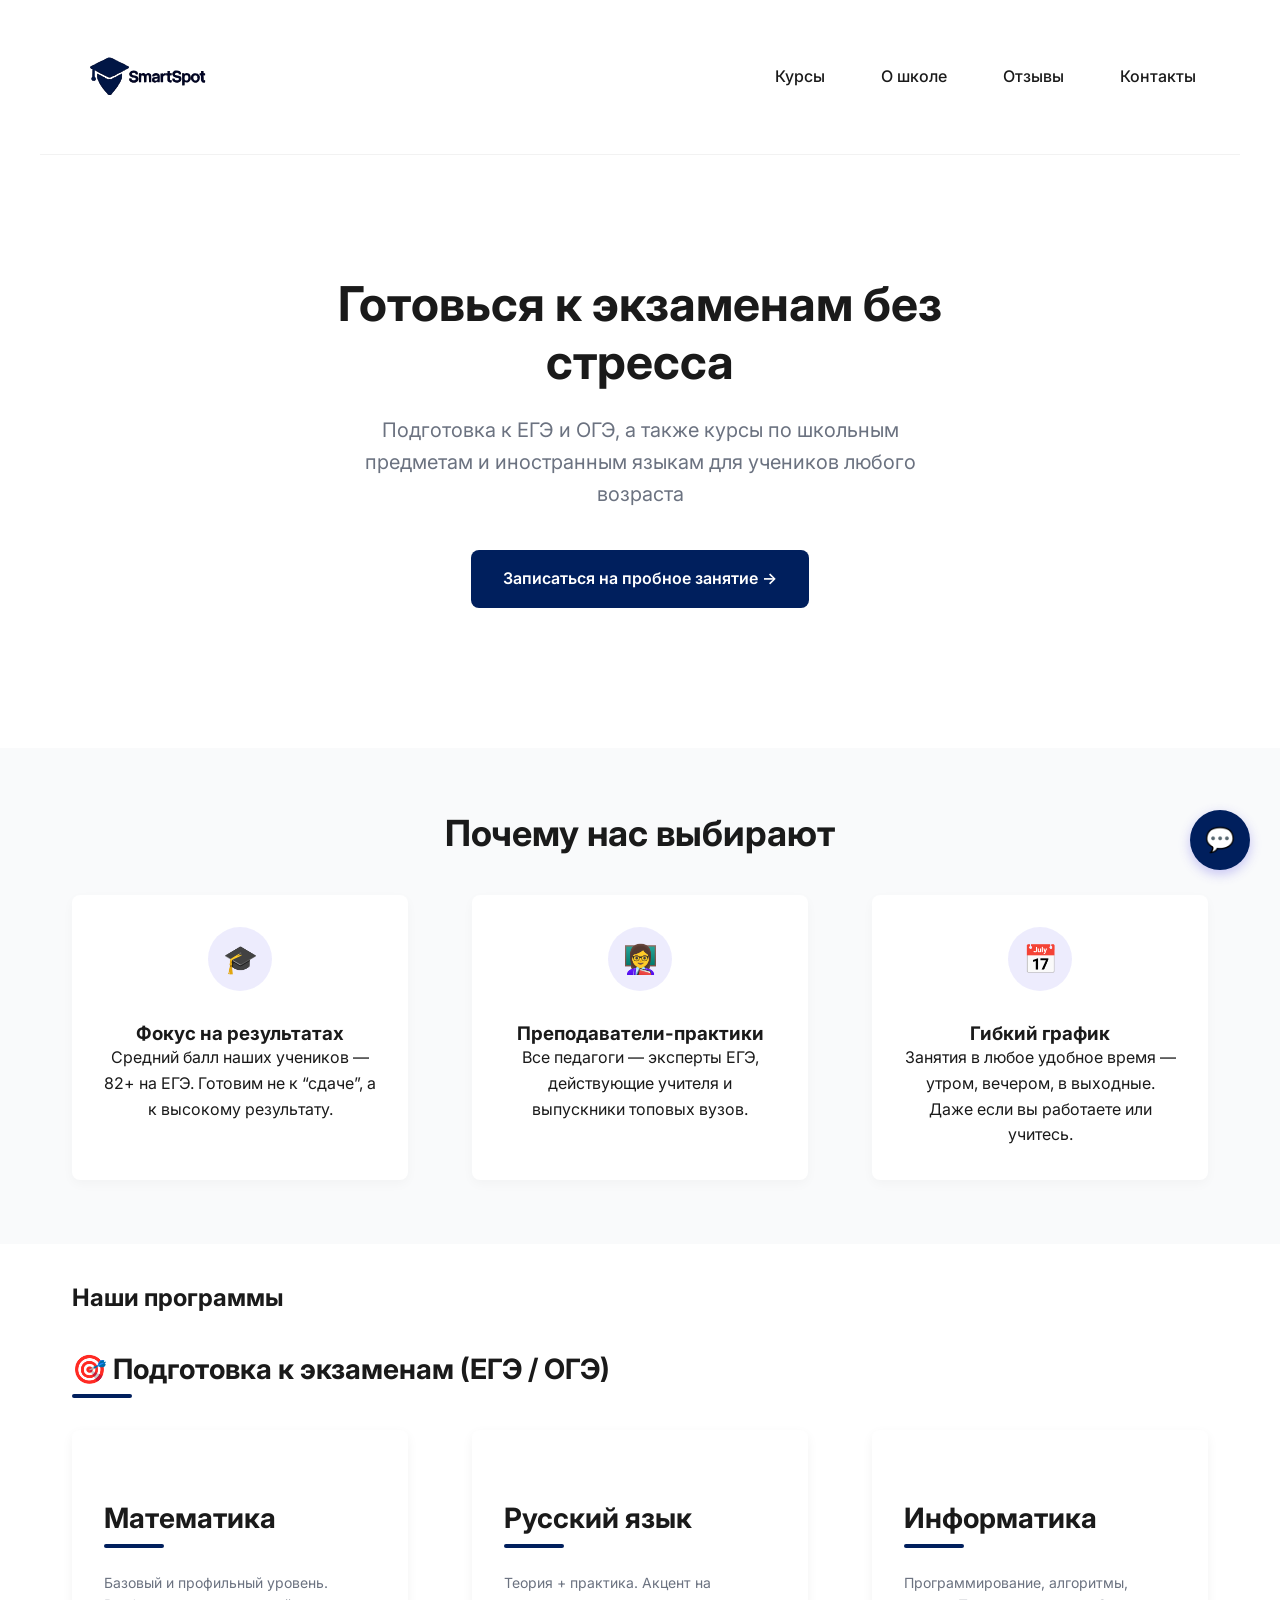
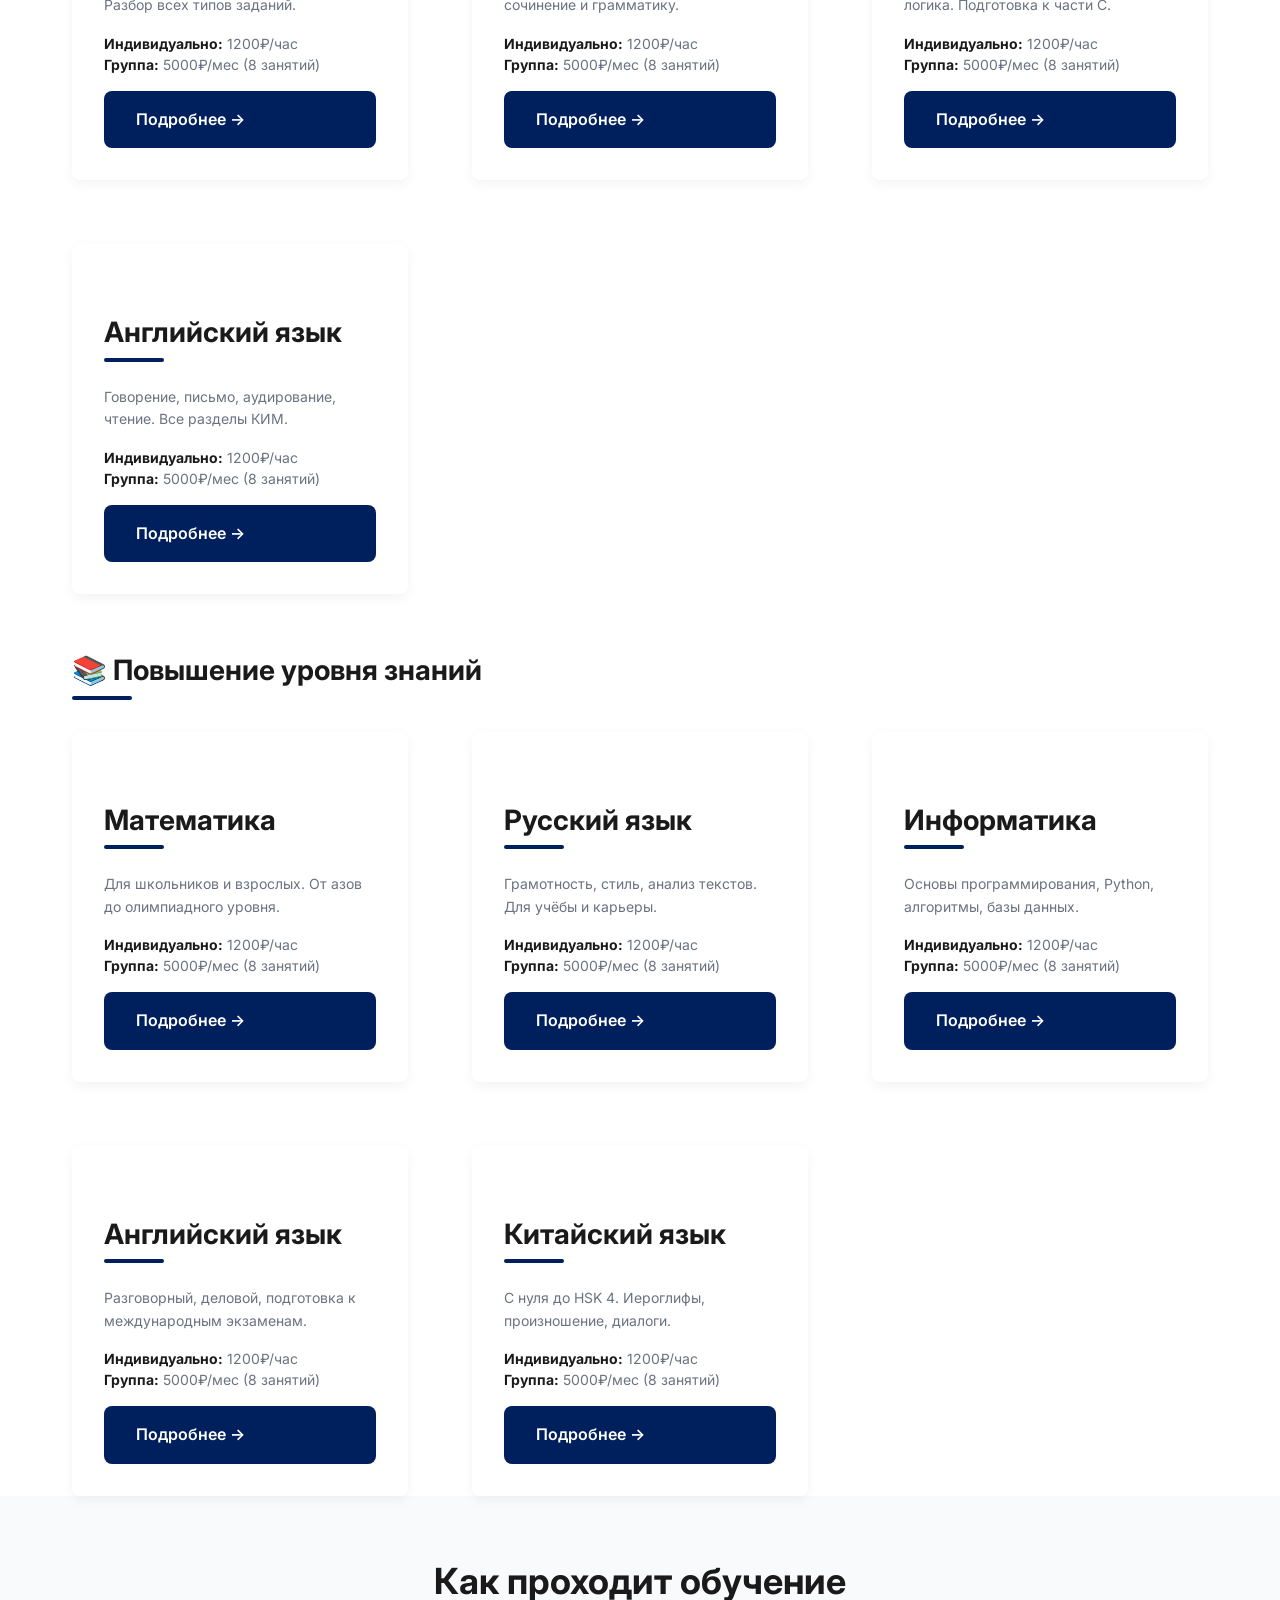
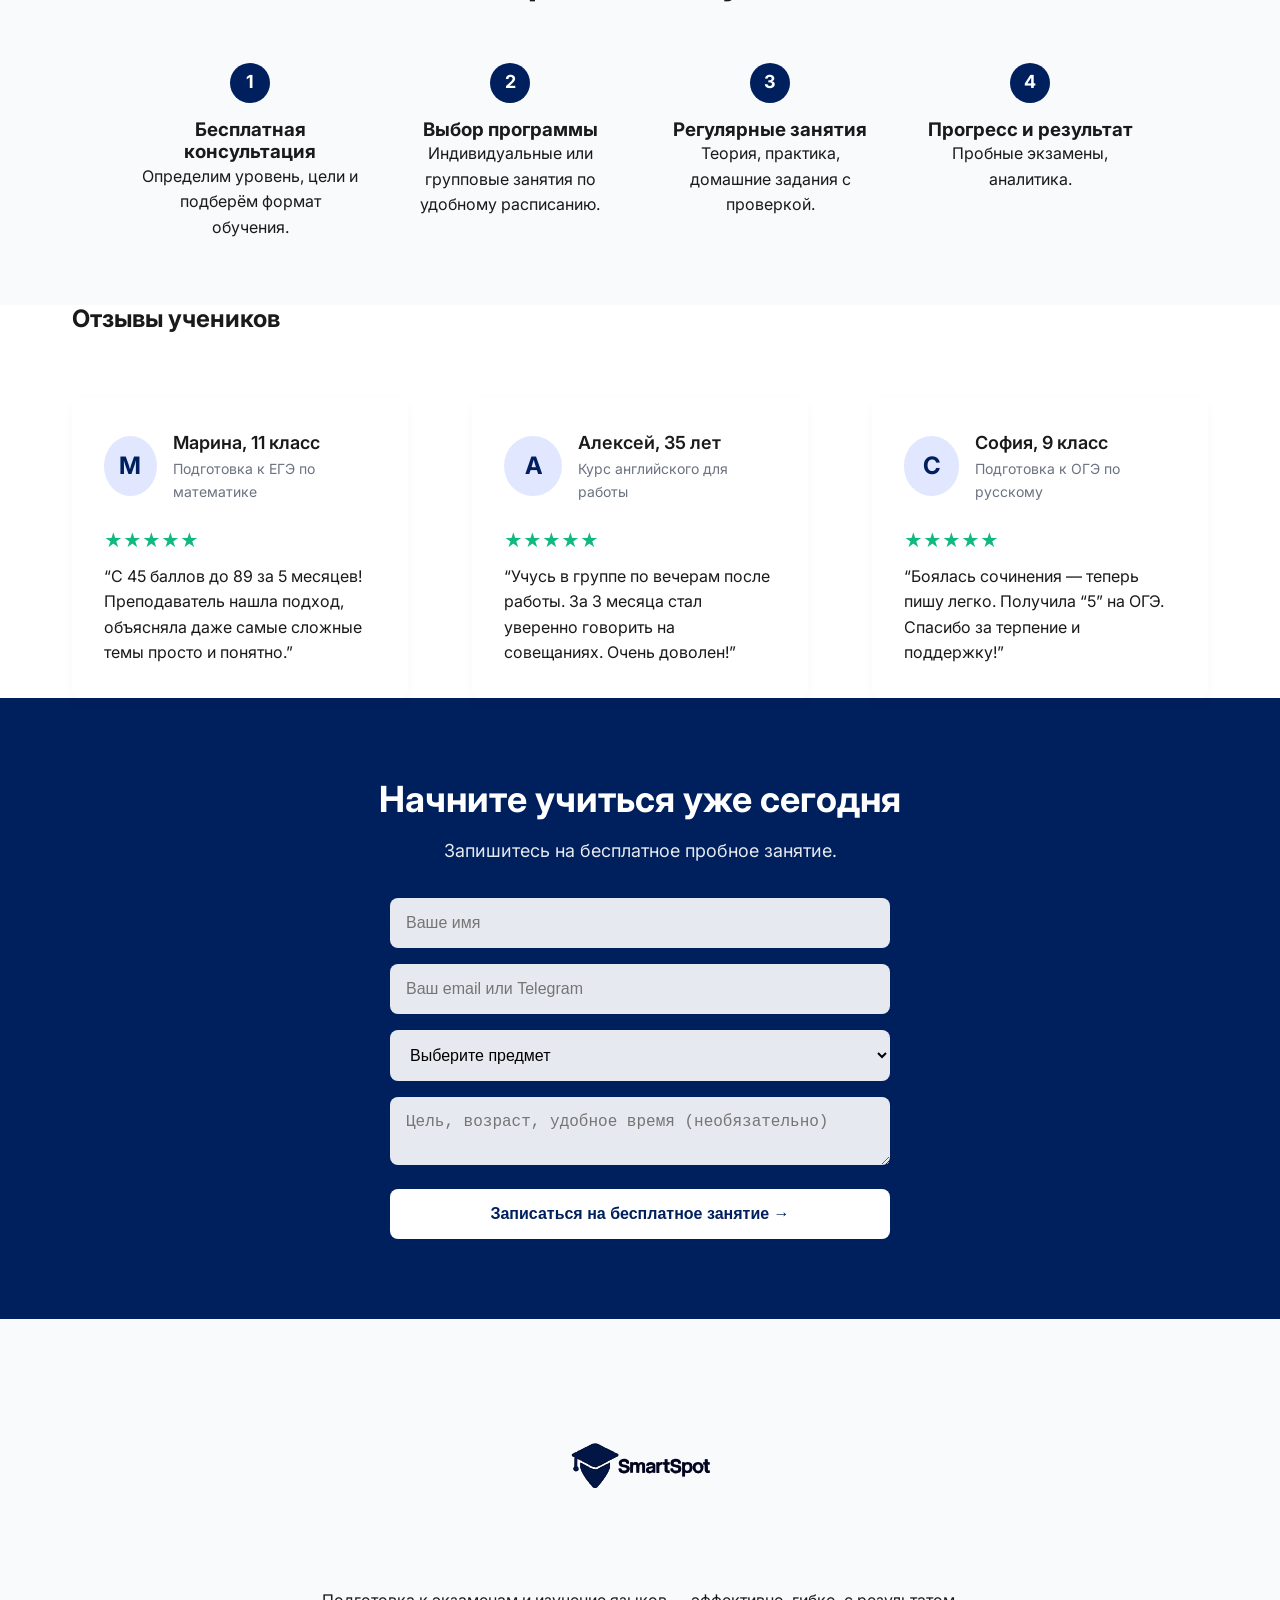
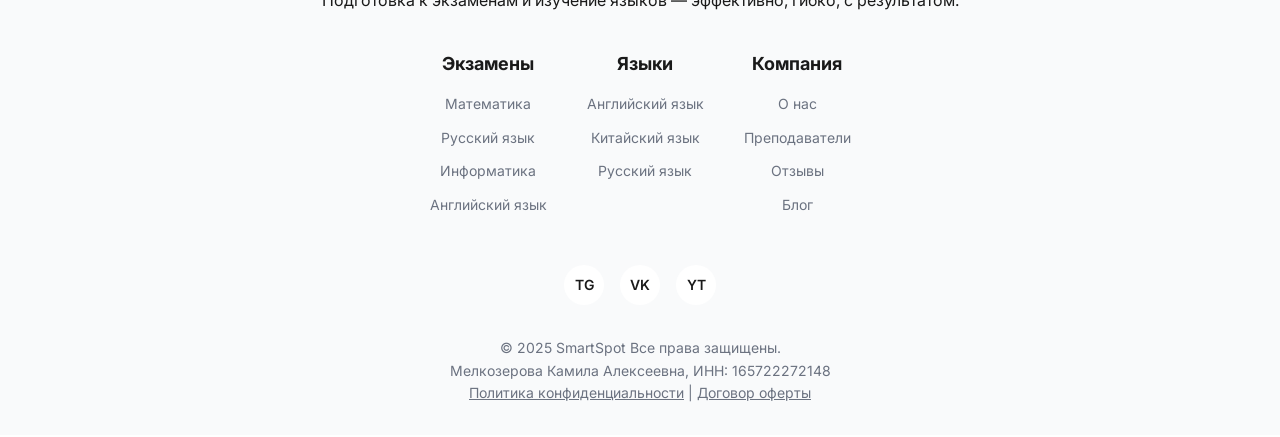
<file: index.html>
<!DOCTYPE html>
<html lang="ru">
<head>
  <meta charset="UTF-8" />
  <meta name="viewport" content="width=device-width, initial-scale=1.0"/>
  <title>SmartSpot | Подготовка к ЕГЭ/ОГЭ | Курсы по школьным предметам  и иностранным языкам</title>
  <link rel="icon" type="image/x-icon" href="/favicon.ico">
  <link rel="preconnect" href="https://fonts.googleapis.com">
  <link rel="preconnect" href="https://fonts.gstatic.com" crossorigin>
  <link href="https://fonts.googleapis.com/css2?family=Inter:wght@400;500;600;700&display=swap" rel="stylesheet">
  <link rel="stylesheet" href="style.css">

  <!-- Добавьте после <title> -->
  
  
  <!-- SEO мета-теги -->
  <meta name="description" content="Подготовка к ЕГЭ и ОГЭ. Средний балл 82+. Математика, русский, информатика. Первое занятие бесплатно!">
  <meta property="og:title" content="SmartSpot - Подготовка к экзаменам и занятия для людей любого возраста">
  <meta property="og:description" content="Готовим к ЕГЭ/ОГЭ и повышаем уровень знаний">
  <meta property="og:image" content="https://ege.online/og-image.jpg">
</head>
<body>

  <!-- HEADER -->
  <header class="container">
    <a href="#" class="logo">
  <img src="logo.svg" alt="SmartSpot" width="150" height="auto">
</a>
    <nav>
      <ul>
        <li><a href="#courses">Курсы</a></li>
        <li><a href="#about">О школе</a></li>
        <li><a href="#testimonials">Отзывы</a></li>
        <li><a href="#contact">Контакты</a></li>
      </ul>
    </nav>
  </header>

  <!-- HERO -->
  <section class="hero">
    <h1>Готовься к экзаменам без стресса</h1>
    <p>Подготовка к ЕГЭ и ОГЭ, а также курсы по школьным предметам и иностранным языкам для учеников любого возраста</p>
    <a href="#form" class="btn">Записаться на пробное занятие →</a>
    <div class="hero-illustration">
      <!-- <svg viewBox="0 0 200 150" xmlns="http://www.w3.org/2000/svg">
        <rect x="50" y="50" width="100" height="70" rx="5" fill="#e0e7ff" stroke="#4F46E5" stroke-width="2"/>
        <circle cx="70" cy="70" r="5" fill="#4F46E5"/>
        <circle cx="90" cy="70" r="5" fill="#4F46E5"/>
        <circle cx="110" cy="70" r="5" fill="#4F46E5"/>
        <rect x="75" y="90" width="50" height="30" rx="3" fill="#f3f4f6"/>
        <circle cx="60" cy="130" r="15" fill="#10B981"/>
        <circle cx="140" cy="130" r="15" fill="#10B981"/>
      </svg> -->
    </div>
  </section>

  <!-- FEATURES -->
  <section class="features">
    <div class="container">
      <h2>Почему нас выбирают</h2>
      <div class="features-grid">
        <div class="feature-card">
          <div class="feature-icon">🎓</div>
          <h3>Фокус на результатах</h3>
          <p>Средний балл наших учеников — 82+ на ЕГЭ. Готовим не к “сдаче”, а к высокому результату.</p>
        </div>
        <div class="feature-card">
          <div class="feature-icon">👩‍🏫</div>
          <h3>Преподаватели-практики</h3>
          <p>Все педагоги — эксперты ЕГЭ, действующие учителя и выпускники топовых вузов.</p>
        </div>
        <div class="feature-card">
          <div class="feature-icon">📅</div>
          <h3>Гибкий график</h3>
          <p>Занятия в любое удобное время — утром, вечером, в выходные. Даже если вы работаете или учитесь.</p>
        </div>
      </div>
    </div>
  </section>

  <!-- COURSES -->
  <section id="courses" class="container" style="margin-top: 40px;">
    <h2>Наши программы</h2>

    <div class="course-type">
      <h3>🎯 Подготовка к экзаменам (ЕГЭ / ОГЭ)</h3>
      <div class="courses-grid">
        <div class="course-card">
          <div class="course-content">
            <h3 class="course-title">Математика</h3>
            <p class="course-desc">Базовый и профильный уровень. Разбор всех типов заданий.</p>
            <div class="course-price"><strong>Индивидуально:</strong> 1200₽/час<br><strong>Группа:</strong> 5000₽/мес (8 занятий)</div>
            <a href="./under_dev.html" class="btn">Подробнее →</a>
          </div>
        </div>
        <div class="course-card">
          <div class="course-content">
            <h3 class="course-title">Русский язык</h3>
            <p class="course-desc">Теория + практика. Акцент на сочинение и грамматику.</p>
            <div class="course-price"><strong>Индивидуально:</strong> 1200₽/час<br><strong>Группа:</strong> 5000₽/мес (8 занятий)</div>
            <a href="./under_dev.html" class="btn">Подробнее →</a>
          </div>
        </div>
        <div class="course-card">
          <div class="course-content">
            <h3 class="course-title">Информатика</h3>
            <p class="course-desc">Программирование, алгоритмы, логика. Подготовка к части С.</p>
            <div class="course-price"><strong>Индивидуально:</strong> 1200₽/час<br><strong>Группа:</strong> 5000₽/мес (8 занятий)</div>
            <a href="./under_dev.html" class="btn">Подробнее →</a>
          </div>
        </div>
        <div class="course-card">
          <div class="course-content">
            <h3 class="course-title">Английский язык</h3>
            <p class="course-desc">Говорение, письмо, аудирование, чтение. Все разделы КИМ.</p>
            <div class="course-price"><strong>Индивидуально:</strong> 1200₽/час<br><strong>Группа:</strong> 5000₽/мес (8 занятий)</div>
            <a href="./under_dev.html" class="btn">Подробнее →</a>
          </div>
        </div>
      </div>
    </div>

    <div class="course-type" style="margin-top: 60px;">
      <h3>📚 Повышение уровня знаний</h3>
      <div class="courses-grid">
        <div class="course-card">
          <div class="course-content">
            <h3 class="course-title">Математика</h3>
            <p class="course-desc">Для школьников и взрослых. От азов до олимпиадного уровня.</p>
            <div class="course-price"><strong>Индивидуально:</strong> 1200₽/час<br><strong>Группа:</strong> 5000₽/мес (8 занятий)</div>
            <a href="./under_dev.html" class="btn">Подробнее →</a>
          </div>
        </div>
        <div class="course-card">
          <div class="course-content">
            <h3 class="course-title">Русский язык</h3>
            <p class="course-desc">Грамотность, стиль, анализ текстов. Для учёбы и карьеры.</p>
            <div class="course-price"><strong>Индивидуально:</strong> 1200₽/час<br><strong>Группа:</strong> 5000₽/мес (8 занятий)</div>
            <a href="./under_dev.html" class="btn">Подробнее →</a>
          </div>
        </div>
        <div class="course-card">
          <div class="course-content">
            <h3 class="course-title">Информатика</h3>
            <p class="course-desc">Основы программирования, Python, алгоритмы, базы данных.</p>
            <div class="course-price"><strong>Индивидуально:</strong> 1200₽/час<br><strong>Группа:</strong> 5000₽/мес (8 занятий)</div>
            <a href="./under_dev.html" class="btn">Подробнее →</a>
          </div>
        </div>
        <div class="course-card">
          <div class="course-content">
            <h3 class="course-title">Английский язык</h3>
            <p class="course-desc">Разговорный, деловой, подготовка к международным экзаменам.</p>
            <div class="course-price"><strong>Индивидуально:</strong> 1200₽/час<br><strong>Группа:</strong> 5000₽/мес (8 занятий)</div>
            <a href="./under_dev.html" class="btn">Подробнее →</a>
          </div>
        </div>
        <div class="course-card">
          <div class="course-content">
            <h3 class="course-title">Китайский язык</h3>
            <p class="course-desc">С нуля до HSK 4. Иероглифы, произношение, диалоги.</p>
            <div class="course-price"><strong>Индивидуально:</strong> 1200₽/час<br><strong>Группа:</strong> 5000₽/мес (8 занятий)</div>
            <a href="./under_dev.html" class="btn">Подробнее →</a>
          </div>
        </div>
        <!-- <div class="course-card">
          <div class="course-content">
            <h3 class="course-title">Испанский язык</h3>
            <p class="course-desc">Для путешествий, переезда или интереса. DELE A1-A2.</p>
            <div class="course-price"><strong>Индивидуально:</strong> 900₽/час<br><strong>Группа:</strong> 5000₽/мес (8 занятий)</div>
            <a href="#" class="btn">Подробнее →</a>
          </div>
        </div> -->
      </div>
    </div>
  </section>

  <!-- STEPS -->
  <section class="steps">
    <div class="container">
      <h2>Как проходит обучение</h2>
      <div class="steps-container">
        <div class="step">
          <div class="step-number">1</div>
          <h3>Бесплатная консультация</h3>
          <p>Определим уровень, цели и подберём формат обучения.</p>
        </div>
        <div class="step">
          <div class="step-number">2</div>
          <h3>Выбор программы</h3>
          <p>Индивидуальные или групповые занятия по удобному расписанию.</p>
        </div>
        <div class="step">
          <div class="step-number">3</div>
          <h3>Регулярные занятия</h3>
          <p>Теория, практика, домашние задания с проверкой.</p>
        </div>
        <div class="step">
          <div class="step-number">4</div>
          <h3>Прогресс и результат</h3>
          <p>Пробные экзамены, аналитика.</p>
        </div>
      </div>
    </div>
  </section>

  <!-- TESTIMONIALS -->
  <section id="testimonials" class="container">
    <h2>Отзывы учеников</h2>
    <div class="testimonials-grid">
      <div class="testimonial-card">
        <div class="testimonial-header">
          <div class="avatar">М</div>
          <div>
            <div class="testimonial-name">Марина, 11 класс</div>
            <div class="testimonial-role">Подготовка к ЕГЭ по математике</div>
          </div>
        </div>
        <div class="stars">★★★★★</div>
        <p>“С 45 баллов до 89 за 5 месяцев! Преподаватель нашла подход, объясняла даже самые сложные темы просто и понятно.”</p>
      </div>
      <div class="testimonial-card">
        <div class="testimonial-header">
          <div class="avatar">А</div>
          <div>
            <div class="testimonial-name">Алексей, 35 лет</div>
            <div class="testimonial-role">Курс английского для работы</div>
          </div>
        </div>
        <div class="stars">★★★★★</div>
        <p>“Учусь в группе по вечерам после работы. За 3 месяца стал уверенно говорить на совещаниях. Очень доволен!”</p>
      </div>
      <div class="testimonial-card">
        <div class="testimonial-header">
          <div class="avatar">С</div>
          <div>
            <div class="testimonial-name">София, 9 класс</div>
            <div class="testimonial-role">Подготовка к ОГЭ по русскому</div>
          </div>
        </div>
        <div class="stars">★★★★★</div>
        <p>“Боялась сочинения — теперь пишу легко. Получила “5” на ОГЭ. Спасибо за терпение и поддержку!”</p>
      </div>
    </div>
  </section>

  <!-- CTA -->
  <section id="form" class="cta">
    <h2>Начните учиться уже сегодня</h2>
    <p>Запишитесь на бесплатное пробное занятие.</p>

    <form id="contact-form" class="cta-form">
      <input type="text" name="name" placeholder="Ваше имя" required>
      <input type="text" name="email" placeholder="Ваш email или Telegram" required>
      <select name="subject" required>
        <option value="" disabled selected>Выберите предмет</option>
        <optgroup label="Экзамены">
          <option value="ege_math">Математика (ЕГЭ/ОГЭ)</option>
          <option value="ege_russian">Русский язык (ЕГЭ/ОГЭ)</option>
          <option value="ege_informatics">Информатика (ЕГЭ/ОГЭ)</option>
          <option value="ege_english">Английский (ЕГЭ/ОГЭ)</option>
        </optgroup>
        <optgroup label="Повышение знаний">
          <option value="math">Математика</option>
          <option value="russian">Русский язык</option>
          <option value="informatics">Информатика</option>
          <option value="english">Английский язык</option>
          <option value="chinese">Китайский язык</option>
          
        </optgroup>
      </select>
      <textarea name="message" placeholder="Цель, возраст, удобное время (необязательно)"></textarea>
      <input type="hidden" name="_subject" value="Новая заявка на обучение — EGE.ONLINE">
      <input type="text" name="_honey" style="display:none">
      <button type="submit" class="btn" id="submit-btn">Записаться на бесплатное занятие →</button>
      <input type="hidden" name="utm_source">
      <input type="hidden" name="utm_medium">
      <input type="hidden" name="utm_campaign">
      <input type="hidden" name="utm_term">
      <input type="hidden" name="utm_content">
    </form>

    <div id="thanks" style="display:none; margin-top:32px; background:white; color:var(--color-accent); padding:20px; border-radius:8px; max-width:500px;margin: 0 auto;">
      <h3>✅ Спасибо за заявку!</h3>
      <p>Мы свяжемся с вами в ближайшее время.</p>
    </div>
  </section>

  <!-- FOOTER -->
  <footer>
    <div class="container">

      <a href="#" class="footer-logo">
        <img src="logo.svg" alt="SmartSpot" width="180" height="auto">
      </a>

      <p>Подготовка к экзаменам и изучение языков — эффективно, гибко, с результатом.</p>

      <div class="footer-links">
        <div class="footer-col">
          <h4>Экзамены</h4>
          <ul>
            <li><a href="./under_dev.html">Математика</a></li>
            <li><a href="./under_dev.html">Русский язык</a></li>
            <li><a href="./under_dev.html">Информатика</a></li>
            <li><a href="./under_dev.html">Английский язык</a></li>
          </ul>
        </div>
        <div class="footer-col">
          <h4>Языки</h4>
          <ul>
            <li><a href="./under_dev.html">Английский язык</a></li>
            <li><a href="./under_dev.html">Китайский язык</a></li>
            <li><a href="./under_dev.html">Русский язык</a></li>
          </ul>
        </div>
        <div class="footer-col">
          <h4>Компания</h4>
          <ul>
            <li><a href="./under_dev.html">О нас</a></li>
            <li><a href="./under_dev.html">Преподаватели</a></li>
            <li><a href="./under_dev.html">Отзывы</a></li>
            <li><a href="./under_dev.html">Блог</a></li>
          </ul>
        </div>
      </div>

      <div class="social-icons">
        <a href="https://t.me/yourschoolbot" class="social-icon" target="_blank">TG</a>
        <a href="./under_dev.html" class="social-icon">VK</a>
        <a href="./under_dev.html" class="social-icon">YT</a>
      </div>

      <div class="copyright">
        © 2025 SmartSpot Все права защищены. <br>
        Мелкозерова Камила Алексеевна,  ИНН: 165722272148<br>
        <a href="#">Политика конфиденциальности</a> | <a href="#">Договор оферты</a>
      </div>
    </div>
  </footer>

  <!-- Floating Button -->
  <div class="floating-button">
    <button id="ask-question">💬</button>
  </div>

  <!-- Modal for Question -->
  <div id="modal" class="modal">
    <div class="modal-content">
      <button id="close-modal" class="close-btn">×</button>
      <h3>Задайте ваш вопрос</h3>
      <form id="question-form" class="modal-form">
        <input type="text" name="name" placeholder="Ваше имя" required>
        <input type="text" name="email" placeholder="Ваш email или Telegram" required>
        <textarea name="message" placeholder="Ваш вопрос" rows="4" required></textarea>
        <input type="hidden" name="_subject" value="Вопрос с сайта — EGE.ONLINE">
        <button type="submit" class="btn">Отправить вопрос</button>
        <input type="hidden" name="utm_source" >
        <input type="hidden" name="utm_medium">
        <input type="hidden" name="utm_campaign">
        <input type="hidden" name="utm_term">
        <input type="hidden" name="utm_content">
      </form>
    </div>
  </div>

  <!-- Подключение JS -->
  <script src="script.js"></script>

</body>
</html>
</file>
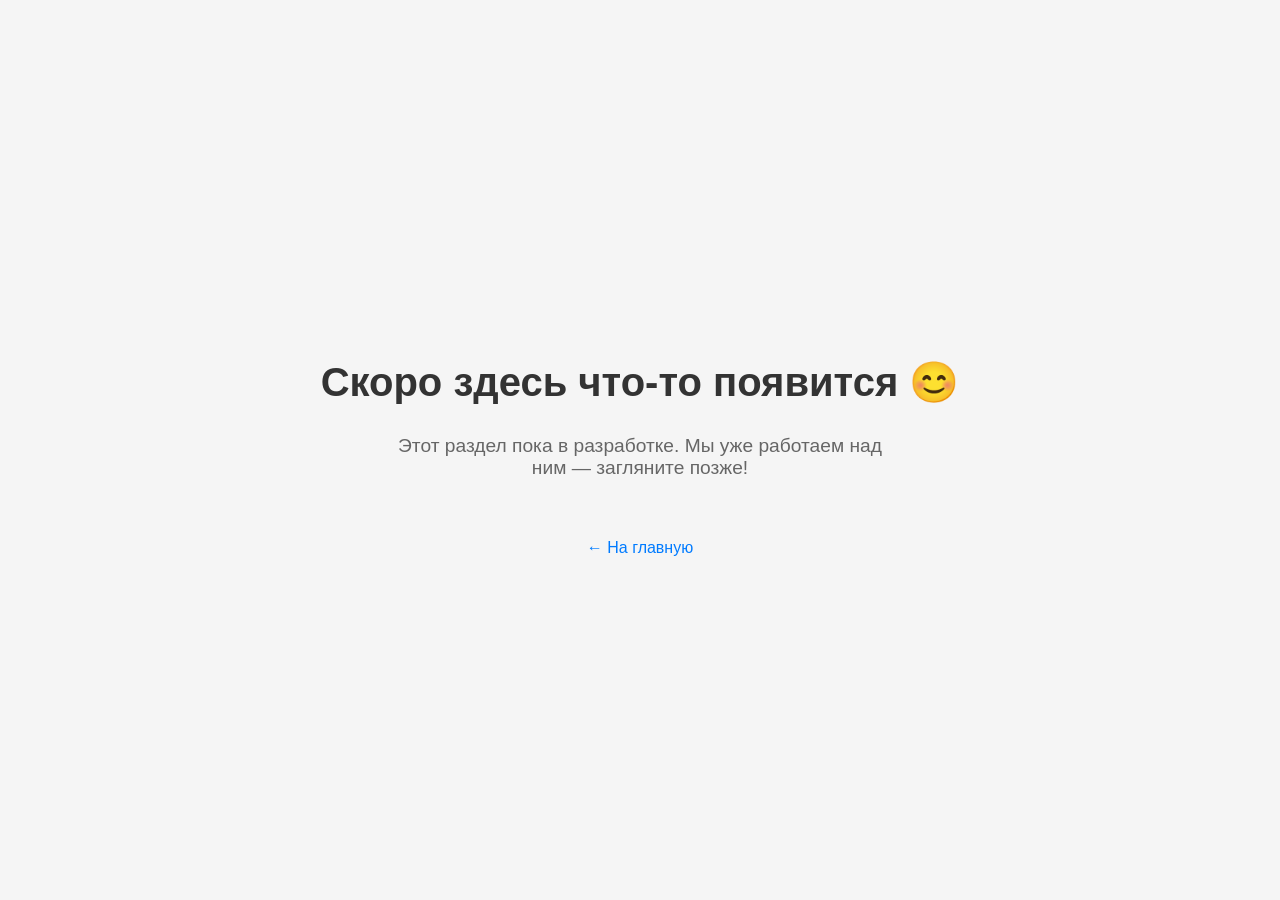
<file: under_dev.html>
<!DOCTYPE html>
<html lang="ru">
<head>
  <meta charset="UTF-8">
  <meta name="viewport" content="width=device-width, initial-scale=1.0">
  <title>Раздел в разработке</title>
  <style>
    * {
      box-sizing: border-box;
    }

    body {
      margin: 0;
      padding: 0;
      font-family: "Segoe UI", Tahoma, Geneva, Verdana, sans-serif;
      background-color: #f5f5f5; /* Светло-серый фон */
      color: #333;
      display: flex;
      justify-content: center;
      align-items: center;
      height: 100vh;
      flex-direction: column;
      text-align: center;
    }

    h1 {
      font-size: 2.5em;
      margin-bottom: 10px;
      opacity: 0;
      animation: fadeIn 1.2s ease-in-out forwards;
    }

    p {
      font-size: 1.2em;
      color: #666;
      max-width: 500px;
    }

    a.back-link {
      margin-top: 30px;
      display: inline-block;
      text-decoration: none;
      font-size: 1em;
      color: #007bff;
      border: 1px solid transparent;
      padding: 10px 20px;
      border-radius: 5px;
      transition: all 0.3s ease;
    }

    a.back-link:hover {
      border-color: #007bff;
      background-color: #e6f0ff;
    }

    @keyframes fadeIn {
      to {
        opacity: 1;
      }
    }
  </style>
</head>
<body>

  <h1>Скоро здесь что-то появится 😊</h1>
  <p>Этот раздел пока в разработке. Мы уже работаем над ним — загляните позже!</p>

  <a href="/" class="back-link">← На главную</a>

</body>
</html>
</file>
<file: style.css>
:root {
  --color-bg: #FFFFFF;
  --color-text: #1A1A1A;
  --color-text-secondary: #6B7280;
  --color-accent: #001F5D; /* Тёмно-синий цвет логотипа */
  --color-success: #10B981;
  --color-section-bg: #F9FAFB;
  --border-radius: 8px;
  --spacing-sm: 16px;
  --spacing-md: 32px;
  --spacing-lg: 64px;
  --transition: all 0.3s ease;
}

* {
  margin: 0;
  padding: 0;
  box-sizing: border-box;
}

body {
  font-family: 'Inter', sans-serif;
  color: var(--color-text);
  background-color: var(--color-bg);
  line-height: 1.6;
  overflow-x: hidden;
}

h1, h2, h3, h4 {
  font-weight: 700;
  line-height: 1.2;
}

.container {
  max-width: 1200px;
  margin: 0 auto;
  padding: 0 var(--spacing-md);
}

section {
  padding: var(--spacing-lg) 0;
}

/* HEADER */
header {
  display: flex;
  justify-content: space-between;
  align-items: center;
  padding: var(--spacing-md) 0;
  position: sticky;
  top: 0;
  background: rgba(255,255,255,0.95);
  backdrop-filter: blur(10px);
  z-index: 100;
  border-bottom: 1px solid rgba(0,0,0,0.05);
}

.logo {
  display: flex;
  align-items: center;
  gap: 16px;
  font-size: 24px;
  font-weight: 700;
  color: var(--color-text);
  text-decoration: none;
}

.logo img {
  width: 150px;
  height: auto;
  margin-top: 4px;
  transition: var(--transition);
}

.logo:hover img {
  transform: scale(1.05);
}

nav ul {
  display: flex;
  list-style: none;
  gap: var(--spacing-md);
}

nav a {
  text-decoration: none;
  color: var(--color-text);
  font-weight: 500;
  transition: var(--transition);
  padding: 8px 12px;
  border-radius: 6px;
}

nav a:hover {
  color: var(--color-accent);
  background-color: rgba(79, 70, 229, 0.05);
}

/* HERO */
.hero {
  display: flex;
  flex-direction: column;
  align-items: center;
  text-align: center;
  padding: 120px var(--spacing-md) 80px;
  background-color: var(--color-bg);
}

.hero h1 {
  font-size: 48px;
  margin-bottom: 24px;
  max-width: 800px;
}

.hero p {
  font-size: 20px;
  color: var(--color-text-secondary);
  max-width: 600px;
  margin-bottom: 40px;
}

.btn {
  display: inline-block;
  background-color: var(--color-accent);
  color: white;
  padding: 16px 32px;
  border-radius: var(--border-radius);
  font-weight: 600;
  text-decoration: none;
  transition: var(--transition);
  border: none;
  cursor: pointer;
  font-size: 16px;
}

.btn:hover {
  transform: translateY(-2px);
  box-shadow: 0 8px 20px rgba(0, 31, 93, 0.3); /* тень под синим */
}

.hero-illustration {
  width: 100%;
  max-width: 600px;
  margin-top: 60px;
}

/* FEATURES */
.features {
  background-color: var(--color-section-bg);
}

.features h2 {
  text-align: center;
  margin-bottom: 40px;
  font-size: 36px;
}

.features-grid {
  display: grid;
  grid-template-columns: repeat(auto-fit, minmax(300px, 1fr));
  gap: var(--spacing-lg);
}

.feature-card {
  text-align: center;
  padding: var(--spacing-md);
  background: white;
  border-radius: var(--border-radius);
  box-shadow: 0 4px 12px rgba(0,0,0,0.03);
  transition: var(--transition);
}

.feature-card:hover {
  transform: translateY(-5px);
}

.feature-icon {
  width: 64px;
  height: 64px;
  margin: 0 auto var(--spacing-md);
  background-color: rgba(79, 70, 229, 0.1);
  border-radius: 50%;
  display: flex;
  align-items: center;
  justify-content: center;
  color: var(--color-accent);
  font-size: 28px;
}

/* COURSES */
.courses-grid {
  display: grid;
  grid-template-columns: repeat(auto-fit, minmax(320px, 1fr));
  gap: var(--spacing-lg);
  margin-top: var(--spacing-md);
}

.course-type h3 {
  margin: 40px 0 24px;
  font-size: 28px;
  color: var(--color-text);
  position: relative;
  padding-bottom: 12px;
}

.course-type h3::after {
  content: '';
  position: absolute;
  bottom: 0;
  left: 0;
  width: 60px;
  height: 4px;
  background-color: var(--color-accent);
  border-radius: 2px;
}

.course-card {
  background: white;
  border-radius: var(--border-radius);
  overflow: hidden;
  box-shadow: 0 4px 12px rgba(0,0,0,0.05);
  transition: var(--transition);
  display: flex;
  flex-direction: column;
  height: 100%;
}

.course-card:hover {
  transform: translateY(-8px);
  box-shadow: 0 12px 30px rgba(0,0,0,0.1);
}

.course-content {
  padding: var(--spacing-md);
  display: flex;
  flex-direction: column;
  flex-grow: 1;
}

.course-title {
  font-size: 20px;
  margin-bottom: 8px;
  color: var(--color-text);
}

.course-desc {
  color: var(--color-text-secondary);
  font-size: 14px;
  margin-bottom: 16px;
  flex-grow: 1;
}

.course-price {
  font-size: 14px;
  color: var(--color-text-secondary);
  margin-bottom: 16px;
  line-height: 1.5;
}

.course-price strong {
  color: var(--color-text);
}

/* STEPS */
.steps {
  background-color: var(--color-section-bg);
}

.steps h2 {
  text-align: center;
  margin-bottom: 40px;
  font-size: 36px;
}

.steps-container {
  display: flex;
  flex-wrap: wrap;
  justify-content: center;
  gap: 40px;
  margin-top: 60px;
}

.step {
  display: flex;
  flex-direction: column;
  align-items: center;
  max-width: 220px;
  text-align: center;
}

.step-number {
  width: 40px;
  height: 40px;
  background-color: var(--color-accent);
  color: white;
  border-radius: 50%;
  display: flex;
  align-items: center;
  justify-content: center;
  margin-bottom: 16px;
  font-weight: bold;
  font-size: 18px;
}

/* TESTIMONIALS */
.testimonials-grid {
  display: grid;
  grid-template-columns: repeat(auto-fit, minmax(300px, 1fr));
  gap: var(--spacing-lg);
  margin-top: var(--spacing-lg);
}

.testimonial-card {
  background: white;
  padding: var(--spacing-md);
  border-radius: var(--border-radius);
  box-shadow: 0 4px 12px rgba(0,0,0,0.03);
  height: 100%;
  display: flex;
  flex-direction: column;
}

.testimonial-header {
  display: flex;
  align-items: center;
  margin-bottom: 16px;
}

.avatar {
  width: 60px;
  height: 60px;
  border-radius: 50%;
  background-color: #e0e7ff;
  margin-right: 16px;
  display: flex;
  align-items: center;
  justify-content: center;
  color: var(--color-accent);
  font-weight: bold;
  font-size: 24px;
}

.testimonial-name {
  font-weight: 600;
  font-size: 18px;
}

.testimonial-role {
  font-size: 14px;
  color: var(--color-text-secondary);
}

.stars {
  color: var(--color-success);
  margin: 8px 0;
  font-size: 18px;
}

/* CTA */
.cta {
  background: var(--color-accent);
  color: white;
  text-align: center;
  padding: 80px var(--spacing-md);
}

.cta h2 {
  font-size: 36px;
  margin-bottom: 16px;
}

.cta p {
  max-width: 600px;
  margin: 0 auto 32px;
  font-size: 18px;
  opacity: 0.9;
}

.cta-form {
  max-width: 500px;
  margin: 0 auto;
  display: flex;
  flex-direction: column;
  gap: 16px;
}

.cta-form input,
.cta-form select,
.cta-form textarea {
  padding: 16px;
  border: none;
  border-radius: var(--border-radius);
  font-size: 16px;
  background: rgba(255,255,255,0.9);
  transition: var(--transition);
}

.cta-form input:focus,
.cta-form select:focus,
.cta-form textarea:focus {
  outline: 2px solid white;
  background: white;
}

.cta-form .btn {
  background: white;
  color: var(--color-accent);
  font-weight: 700;
  margin-top: 8px;
}

.cta-form .btn:hover {
  background: #f0f0ff;
}

/* FOOTER */
footer {
  background-color: var(--color-section-bg);
  padding: 60px var(--spacing-md) 30px;
  text-align: center;
}

.footer-logo {
  font-size: 28px;
  font-weight: 700;
  color: var(--color-accent);
  margin-bottom: 16px;
  display: block;
}
.footer-logo img {
  width: 180px;
  height: auto;
}

.footer-links {
  display: flex;
  justify-content: center;
  flex-wrap: wrap;
  gap: 40px;
  margin: 40px 0;
}

.footer-col h4 {
  margin-bottom: 16px;
  font-size: 18px;
  color: var(--color-text);
}

.footer-col ul {
  list-style: none;
  padding: 0;
}

.footer-col ul li {
  margin-bottom: 8px;
}

.footer-col a {
  color: var(--color-text-secondary);
  text-decoration: none;
  transition: var(--transition);
  font-size: 14px;
}

.footer-col a:hover {
  color: var(--color-accent);
}

.social-icons {
  display: flex;
  justify-content: center;
  gap: 16px;
  margin: 24px 0;
}

.social-icon {
  width: 40px;
  height: 40px;
  border-radius: 50%;
  background: white;
  display: flex;
  align-items: center;
  justify-content: center;
  color: var(--color-text);
  text-decoration: none;
  transition: var(--transition);
  font-weight: 600;
  font-size: 14px;
}

.social-icon:hover {
  background: var(--color-accent);
  color: white;
}

.copyright {
  color: var(--color-text-secondary);
  font-size: 14px;
  margin-top: 32px;
}

.copyright a {
  color: var(--color-text-secondary);
  text-decoration: underline;
}

/* FLOATING BUTTON & MODAL */
.floating-button {
  position: fixed;
  bottom: 30px;
  right: 30px;
  z-index: 999;
}

.floating-button button {
  background: var(--color-accent);
  color: white;
  border: none;
  width: 60px;
  height: 60px;
  border-radius: 50%;
  font-size: 24px;
  cursor: pointer;
  box-shadow: 0 4px 12px rgba(79,70,229,0.3);
  transition: var(--transition);
}

.floating-button button:hover {
  transform: scale(1.1);
}

.modal {
  display: none;
  position: fixed;
  top: 0;
  left: 0;
  width: 100%;
  height: 100%;
  background: rgba(0,0,0,0.5);
  z-index: 1000;
  justify-content: center;
  align-items: center;
}

.modal-content {
  background: white;
  padding: 30px;
  border-radius: 12px;
  width: 90%;
  max-width: 500px;
  position: relative;
  box-shadow: 0 10px 40px rgba(0,0,0,0.2);
}

.close-btn {
  position: absolute;
  top: 10px;
  right: 10px;
  background: none;
  border: none;
  font-size: 24px;
  cursor: pointer;
  color: var(--color-text-secondary);
}

.close-btn:hover {
  color: var(--color-accent);
}

.modal-form {
  margin-top: 20px;
  display: flex;
  flex-direction: column;
  gap: 16px;
}

.modal-form input,
.modal-form textarea {
  padding: 14px;
  border: 1px solid #ddd;
  border-radius: var(--border-radius);
  font-size: 16px;
}

.modal-form .btn {
  width: 100%;
  padding: 14px;
  font-size: 16px;
}

/* RESPONSIVE */
@media (max-width: 768px) {
  .hero h1 {
    font-size: 36px;
  }
  .hero p {
    font-size: 18px;
  }
  nav ul {
    display: none;
  }
  .steps-container {
    flex-direction: column;
    align-items: center;
  }
  .course-type h3 {
    font-size: 24px;
  }
  .cta-form,
  .modal-form {
    gap: 12px;
  }
  .cta-form input,
  .modal-form input,
  .cta-form textarea,
  .modal-form textarea,
  .cta-form select {
    padding: 14px;
    font-size: 15px;
  }
}
</file>
